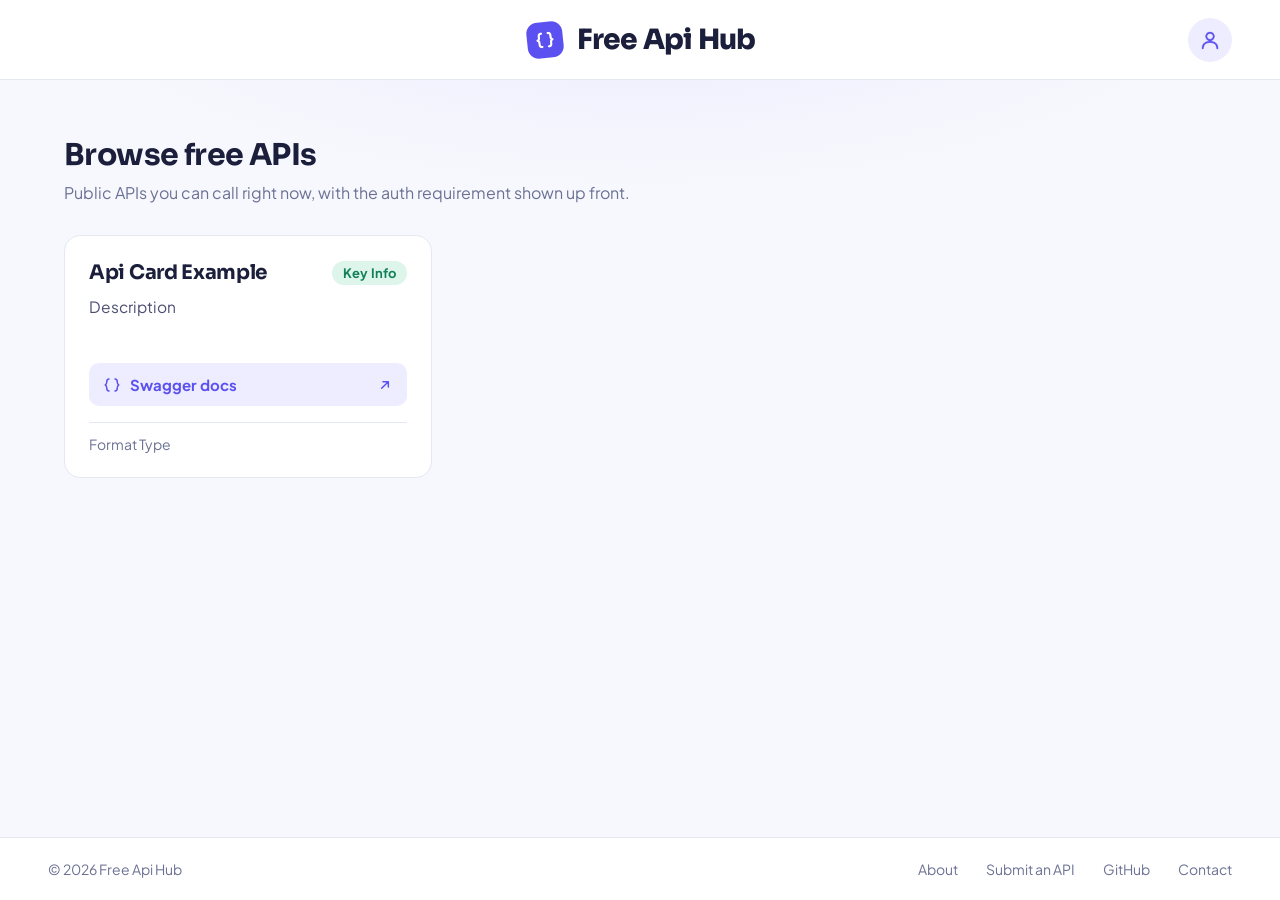
<file: frontend/templates/index.html>
<!DOCTYPE html>
<html lang="en">
<head>
    <meta charset="UTF-8">
    <meta name="viewport" content="width=device-width, initial-scale=1">
    <title>Free Api Hub</title>
    <link rel="preconnect" href="https://fonts.googleapis.com">
    <link rel="preconnect" href="https://fonts.gstatic.com" crossorigin>
    <link href="https://fonts.googleapis.com/css2?family=Plus+Jakarta+Sans:wght@400;500;700&family=Sora:wght@700;800&display=swap" rel="stylesheet">
    <link rel="stylesheet" href="../static/index-style.css">
</head>
<body>

<header class="header">
    <div></div>

    <!-- Site logo + name. Image: icon_image.png in the project root -->
    <a class="brand" href="index.html">
        <img class="brand__logo" src="../images/icon_image.png" alt="">
        Free Api Hub
    </a>

    <!-- Login / register. Image: auth_image.png in the project root -->
    <a class="auth" href="register.html" aria-label="Log in or register">
        <img class="auth__image" src="../images/auth_image.png" alt="">
    </a>
</header>

<main class="main">
    <h1 class="main__title">Browse free APIs</h1>
    <p class="main__subtitle">Public APIs you can call right now, with the auth requirement shown up front.</p>

    <section class="cards">

        <!-- ===== CARD START (copy this whole block for a new API) ===== -->
        <article class="card">
            <div class="card__top">
                <h2 class="card__title">Api Card Example</h2>
                <span class="badge badge--ok">Key Info</span>
            </div>
            <p class="card__text">Description</p>
            <a class="card__docs" href="#" target="_blank" rel="noopener">
          <span class="card__docs-label">
            <svg width="18" height="18" viewBox="0 0 24 24" fill="none" stroke="#5B50F0" stroke-width="2" stroke-linecap="round" stroke-linejoin="round"><path d="M8 4C5 4 5 6 5 8s0 3-2 4c2 1 2 2 2 4s0 4 3 4M16 4c3 0 3 2 3 4s0 3 2 4c-2 1-2 2-2 4s0 4-3 4"/></svg>
            Swagger docs
          </span>
                <svg width="16" height="16" viewBox="0 0 24 24" fill="none" stroke="#5B50F0" stroke-width="2.2" stroke-linecap="round" stroke-linejoin="round"><path d="M7 17L17 7M9 7h8v8"/></svg>
            </a>
            <div class="card__format">Format Type</div>
        </article>
        <!-- ===== CARD END ===== -->

    </section>
</main>

<footer class="footer">
    <span>&copy; 2026 Free Api Hub</span>
    <nav class="footer__links">
        <a href="#">About</a>
        <a href="#">Submit an API</a>
        <a href="#">GitHub</a>
        <a href="#">Contact</a>
    </nav>
</footer>

</body>
</html>
</file>
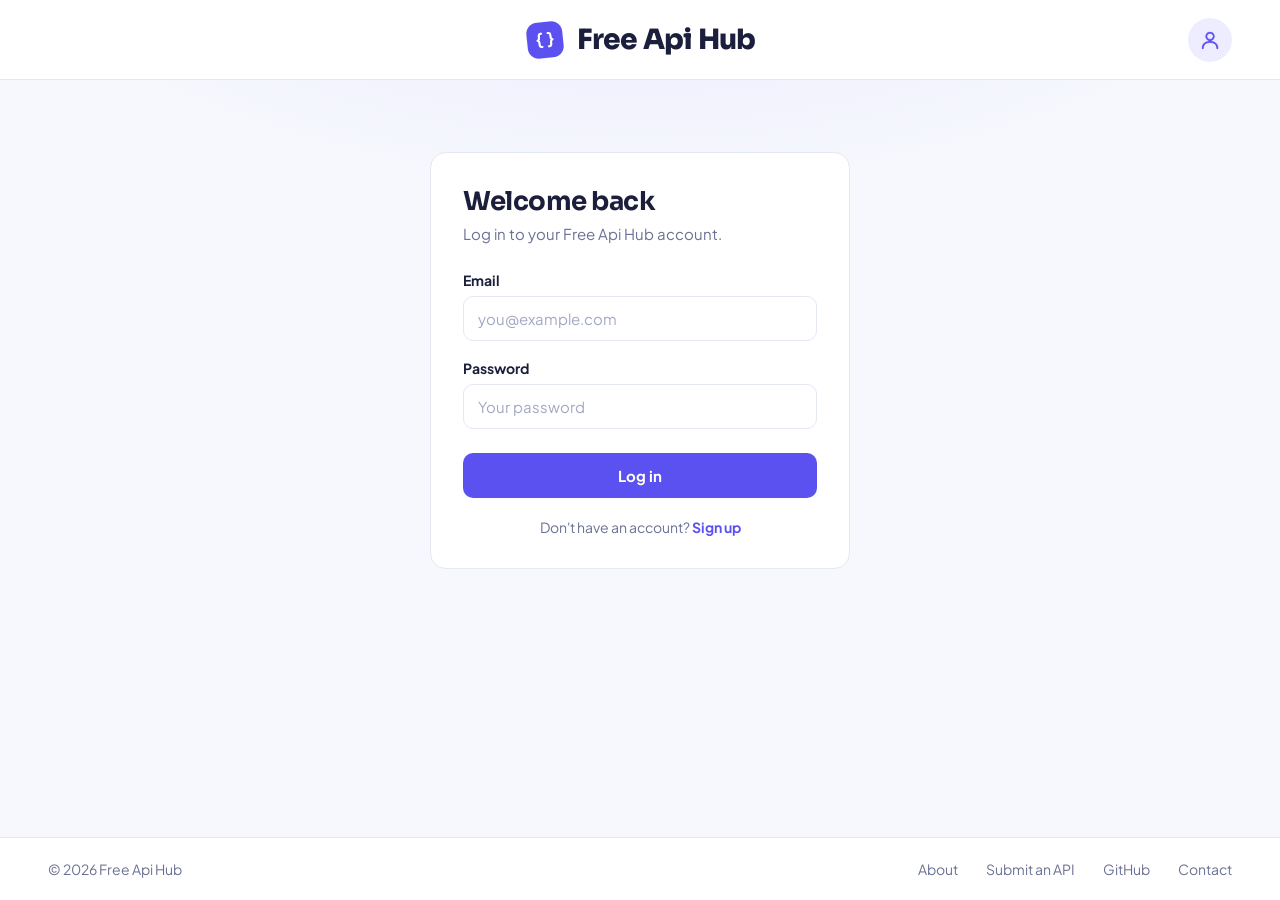
<file: frontend/templates/login.html>
<!DOCTYPE html>
<html lang="en">
<head>
    <meta charset="UTF-8">
    <meta name="viewport" content="width=device-width, initial-scale=1">
    <title>Log in | Free Api Hub</title>
    <link rel="preconnect" href="https://fonts.googleapis.com">
    <link rel="preconnect" href="https://fonts.gstatic.com" crossorigin>
    <link href="https://fonts.googleapis.com/css2?family=Plus+Jakarta+Sans:wght@400;500;700&family=Sora:wght@700;800&display=swap" rel="stylesheet">
    <link rel="stylesheet" href="../static/login-style.css">
</head>
<body>

<header class="header">
    <div></div>

    <!-- Site logo + name. Image: icon_image.png in the project root -->
    <a class="brand" href="index.html">
        <img class="brand__logo" src="../images/icon_image.png" alt="">
        Free Api Hub
    </a>

    <!-- Login / register. Image: auth_image.png in the project root -->
    <a class="auth" href="register.html" aria-label="Log in or register">
        <img class="auth__image" src="../images/auth_image.png" alt="">
    </a>
</header>

<main class="main">
    <form class="form" action="/login" method="post">
        <h1 class="form__title">Welcome back</h1>
        <p class="form__subtitle">Log in to your Free Api Hub account.</p>

        <div class="field">
            <label class="field__label" for="email">Email</label>
            <input class="field__input" type="email" id="email" name="email"
                   placeholder="you@example.com" required autocomplete="email">
        </div>

        <div class="field">
            <label class="field__label" for="password">Password</label>
            <input class="field__input" type="password" id="password" name="password"
                   placeholder="Your password" required autocomplete="current-password">
        </div>

        <button class="form__button" type="submit">Log in</button>

        <p class="form__switch">Don't have an account? <a href="register.html">Sign up</a></p>
    </form>
</main>

<footer class="footer">
    <span>&copy; 2026 Free Api Hub</span>
    <nav class="footer__links">
        <a href="#">About</a>
        <a href="#">Submit an API</a>
        <a href="#">GitHub</a>
        <a href="#">Contact</a>
    </nav>
</footer>

</body>
</html>
</file>
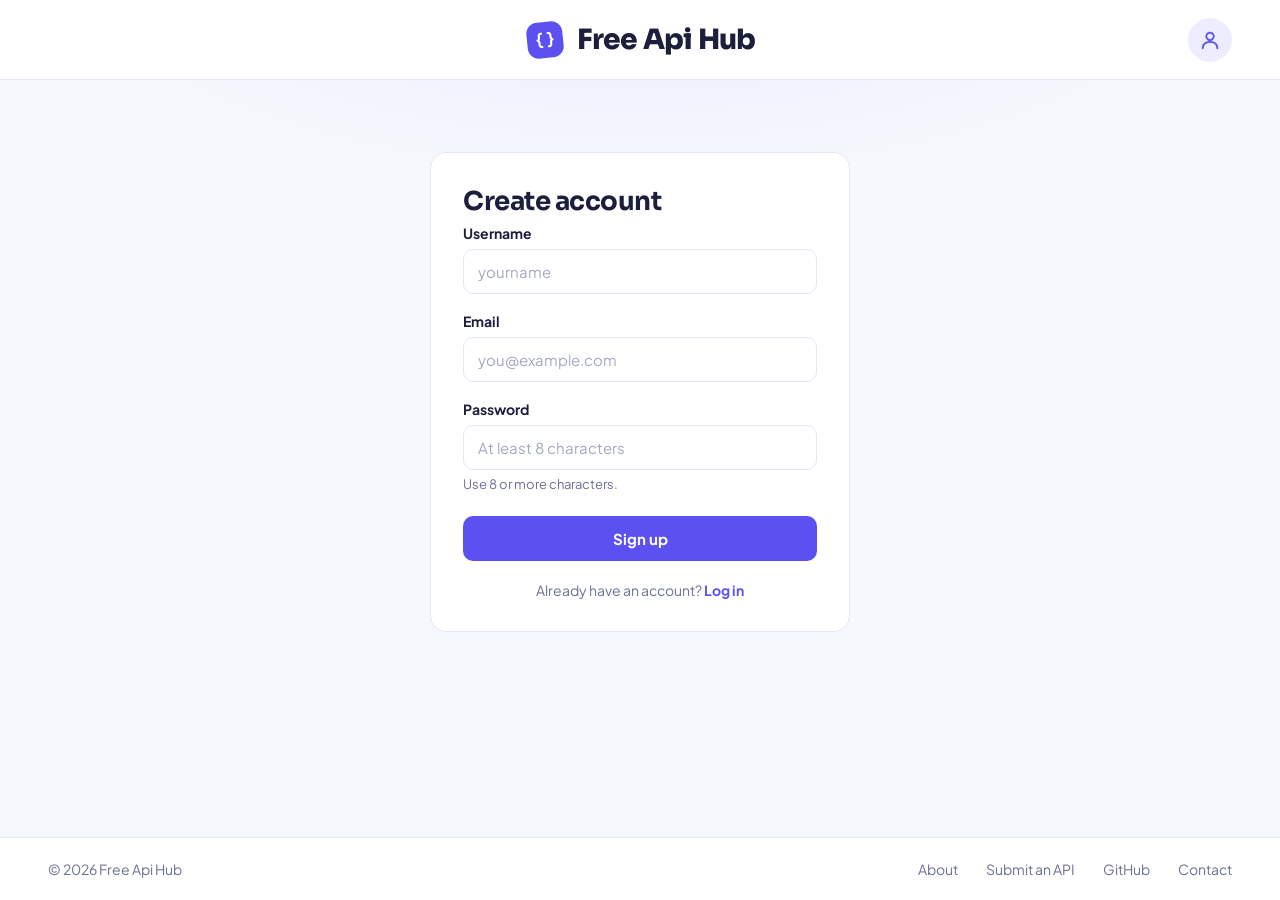
<file: frontend/templates/register.html>
<!DOCTYPE html>
<html lang="en">
<head>
    <meta charset="UTF-8">
    <meta name="viewport" content="width=device-width, initial-scale=1">
    <title>Sign up | Free Api Hub</title>
    <link rel="preconnect" href="https://fonts.googleapis.com">
    <link rel="preconnect" href="https://fonts.gstatic.com" crossorigin>
    <link href="https://fonts.googleapis.com/css2?family=Plus+Jakarta+Sans:wght@400;500;700&family=Sora:wght@700;800&display=swap" rel="stylesheet">
    <link rel="stylesheet" href="../static/register-style.css">
</head>
<body>

<header class="header">
    <div></div>

    <!-- Site logo + name. Image: icon_image.png in the project root -->
    <a class="brand" href="index.html">
        <img class="brand__logo" src="../images/icon_image.png" alt="">
        Free Api Hub
    </a>

    <!-- Login / register. Image: auth_image.png in the project root -->
    <a class="auth" href="login.html" aria-label="Log in or register">
        <img class="auth__image" src="../images/auth_image.png" alt="">
    </a>
</header>

<main class="main">
    <form class="form" action="/auth/registration" method="post">
        <h1 class="form__title">Create account</h1>
<!--        <p class="form__subtitle">Sign up to save your favorite APIs.</p>-->

        <div class="field">
            <label class="field__label" for="username">Username</label>
            <input class="field__input" type="text" id="username" name="username"
                   placeholder="yourname" minlength="3" maxlength="30" required autocomplete="username">
        </div>

        <div class="field">
            <label class="field__label" for="email">Email</label>
            <input class="field__input" type="email" id="email" name="email"
                   placeholder="you@example.com" required autocomplete="email">
        </div>

        <div class="field">
            <label class="field__label" for="password">Password</label>
            <input class="field__input" type="password" id="password" name="password"
                   placeholder="At least 8 characters" minlength="8" required autocomplete="new-password">
            <p class="field__hint">Use 8 or more characters.</p>
        </div>

        <button class="form__button" type="submit">Sign up</button>

        <p class="form__switch">Already have an account? <a href="login.html">Log in</a></p>
    </form>
</main>

<footer class="footer">
    <span>&copy; 2026 Free Api Hub</span>
    <nav class="footer__links">
        <a href="#">About</a>
        <a href="#">Submit an API</a>
        <a href="#">GitHub</a>
        <a href="#">Contact</a>
    </nav>
</footer>

</body>
</html>
</file>
<file: frontend/static/index-style.css>
:root {
    --bg: #F6F8FD;
    --ink: #1B1F3B;
    --mute: #6B7194;
    --line: #E4E8F3;
    --indigo: #5B50F0;
    --indigo-bg: #EEEDFF;
    --ok: #12805C;
    --ok-bg: #DDF5EA;
    --warn: #9A5B00;
    --warn-bg: #FFEFCF;
}

* {
    box-sizing: border-box;
    margin: 0;
}

body {
    min-height: 100vh;
    display: flex;
    flex-direction: column;
    font-family: "Plus Jakarta Sans", sans-serif;
    color: var(--ink);
    background:
            radial-gradient(900px 380px at 50% -80px, #E9E7FF 0%, rgba(233, 231, 255, 0) 70%),
            var(--bg);
}

a {
    color: inherit;
    text-decoration: none;
}

/* ---------- Header ---------- */

.header {
    height: 80px;
    display: grid;
    grid-template-columns: 1fr auto 1fr;
    align-items: center;
    padding: 0 48px;
    background: #fff;
    border-bottom: 1px solid var(--line);
}

.brand {
    display: flex;
    align-items: center;
    gap: 12px;
    font-family: "Sora", sans-serif;
    font-weight: 800;
    font-size: 28px;
    letter-spacing: -0.8px;
}

.brand__logo {
    width: 40px;
    height: 40px;
    object-fit: contain;
}

.auth {
    justify-self: end;
    width: 44px;
    height: 44px;
    display: flex;
    align-items: center;
    justify-content: center;
    border-radius: 50%;
    background: var(--indigo-bg);
}

.auth__image {
    width: 22px;
    height: 22px;
    object-fit: contain;
}

/* ---------- Main ---------- */

.main {
    flex: 1;
    width: 100%;
    max-width: 1200px;
    margin: 0 auto;
    padding: 56px 24px 64px;
}

.main__title {
    margin-bottom: 8px;
    font-family: "Sora", sans-serif;
    font-weight: 700;
    font-size: 30px;
    letter-spacing: -0.6px;
}

.main__subtitle {
    margin-bottom: 32px;
    font-size: 16px;
    color: var(--mute);
}

.cards {
    display: grid;
    grid-template-columns: repeat(3, 1fr);
    gap: 24px;
}

/* ---------- Card ---------- */

.card {
    display: flex;
    flex-direction: column;
    padding: 24px;
    background: #fff;
    border: 1px solid var(--line);
    border-radius: 16px;
}

.card__top {
    display: flex;
    justify-content: space-between;
    align-items: center;
    margin-bottom: 10px;
}

.card__title {
    font-family: "Sora", sans-serif;
    font-weight: 700;
    font-size: 20px;
    letter-spacing: -0.3px;
}

.badge {
    padding: 4px 11px;
    border-radius: 999px;
    font-size: 13px;
    font-weight: 700;
    word-spacing: 1px;
}

.badge--ok {
    background: var(--ok-bg);
    color: var(--ok);
}

.badge--key {
    background: var(--warn-bg);
    color: var(--warn);
}

.card__text {
    min-height: 48px;
    margin-bottom: 20px;
    font-size: 15.5px;
    line-height: 1.55;
    color: #4A4F72;
}

.card__docs {
    display: flex;
    align-items: center;
    justify-content: space-between;
    margin-bottom: 16px;
    padding: 12px 14px;
    border-radius: 10px;
    background: var(--indigo-bg);
    color: var(--indigo);
    font-size: 15px;
    font-weight: 700;
}

.card__docs-label {
    display: flex;
    align-items: center;
    gap: 9px;
}

.card__format {
    margin-top: auto;
    padding-top: 12px;
    border-top: 1px solid var(--line);
    font-size: 14px;
    color: var(--mute);
}

/* ---------- Footer ---------- */

.footer {
    display: flex;
    justify-content: space-between;
    padding: 22px 48px;
    background: #fff;
    border-top: 1px solid var(--line);
    font-size: 14px;
    color: var(--mute);
}

.footer__links {
    display: flex;
    gap: 28px;
}

.footer__links a:hover {
    color: var(--indigo);
}

/* ---------- Small screens ---------- */

@media (max-width: 960px) {
    .cards { grid-template-columns: repeat(2, 1fr); }
}

@media (max-width: 620px) {
    .cards { grid-template-columns: 1fr; }
    .header, .footer { padding-left: 20px; padding-right: 20px; }
    .brand { font-size: 22px; }
}
</file>
<file: frontend/static/login-style.css>
:root {
    --bg: #F6F8FD;
    --ink: #1B1F3B;
    --mute: #6B7194;
    --line: #E4E8F3;
    --indigo: #5B50F0;
    --indigo-dark: #4A3FE0;
    --indigo-bg: #EEEDFF;
    --error: #D14343;
}

* {
    box-sizing: border-box;
    margin: 0;
}

body {
    min-height: 100vh;
    display: flex;
    flex-direction: column;
    font-family: "Plus Jakarta Sans", sans-serif;
    color: var(--ink);
    background:
            radial-gradient(900px 380px at 50% -80px, #E9E7FF 0%, rgba(233, 231, 255, 0) 70%),
            var(--bg);
}

a {
    color: inherit;
    text-decoration: none;
}

/* ---------- Header ---------- */

.header {
    height: 80px;
    display: grid;
    grid-template-columns: 1fr auto 1fr;
    align-items: center;
    padding: 0 48px;
    background: #fff;
    border-bottom: 1px solid var(--line);
}

.brand {
    display: flex;
    align-items: center;
    gap: 12px;
    font-family: "Sora", sans-serif;
    font-weight: 800;
    font-size: 28px;
    letter-spacing: -0.8px;
}

.brand__logo {
    width: 40px;
    height: 40px;
    object-fit: contain;
}

.auth {
    justify-self: end;
    width: 44px;
    height: 44px;
    display: flex;
    align-items: center;
    justify-content: center;
    border-radius: 50%;
    background: var(--indigo-bg);
}

.auth__image {
    width: 22px;
    height: 22px;
    object-fit: contain;
}

/* ---------- Main / form ---------- */

.main {
    flex: 1;
    display: flex;
    align-items: flex-start;
    justify-content: center;
    padding: 72px 24px 80px;
}

.form {
    width: 100%;
    max-width: 420px;
    padding: 32px;
    background: #fff;
    border: 1px solid var(--line);
    border-radius: 16px;
}

.form__title {
    margin-bottom: 6px;
    font-family: "Sora", sans-serif;
    font-weight: 700;
    font-size: 26px;
    letter-spacing: -0.5px;
}

.form__subtitle {
    margin-bottom: 28px;
    font-size: 15px;
    color: var(--mute);
}

.field {
    display: block;
    margin-bottom: 18px;
}

.field__label {
    display: block;
    margin-bottom: 7px;
    font-size: 14px;
    font-weight: 700;
}

.field__input {
    width: 100%;
    padding: 12px 14px;
    font-family: inherit;
    font-size: 15px;
    color: var(--ink);
    background: #fff;
    border: 1px solid var(--line);
    border-radius: 10px;
    outline: none;
    transition: border-color 0.15s, box-shadow 0.15s;
}

.field__input::placeholder {
    color: #A3A8C3;
}

.field__input:focus {
    border-color: var(--indigo);
    box-shadow: 0 0 0 4px var(--indigo-bg);
}

.field__input:user-invalid {
    border-color: var(--error);
}

.field__hint {
    margin-top: 6px;
    font-size: 13px;
    color: var(--mute);
}

.form__button {
    width: 100%;
    margin-top: 6px;
    padding: 13px 16px;
    font-family: inherit;
    font-size: 15px;
    font-weight: 700;
    color: #fff;
    background: var(--indigo);
    border: 0;
    border-radius: 10px;
    cursor: pointer;
    transition: background 0.15s;
}

.form__button:hover {
    background: var(--indigo-dark);
}

.form__button:focus-visible {
    outline: 3px solid var(--indigo-bg);
    outline-offset: 2px;
}

.form__switch {
    margin-top: 20px;
    text-align: center;
    font-size: 14px;
    color: var(--mute);
}

.form__switch a {
    font-weight: 700;
    color: var(--indigo);
}

.form__switch a:hover {
    text-decoration: underline;
}

/* ---------- Footer ---------- */

.footer {
    display: flex;
    justify-content: space-between;
    padding: 22px 48px;
    background: #fff;
    border-top: 1px solid var(--line);
    font-size: 14px;
    color: var(--mute);
}

.footer__links {
    display: flex;
    gap: 28px;
}

.footer__links a:hover {
    color: var(--indigo);
}

/* ---------- Small screens ---------- */

@media (max-width: 620px) {
    .header, .footer { padding-left: 20px; padding-right: 20px; }
    .brand { font-size: 22px; }
    .main { padding-top: 40px; }
    .form { padding: 24px; }
}
</file>
<file: frontend/static/register-style.css>
:root {
    --bg: #F6F8FD;
    --ink: #1B1F3B;
    --mute: #6B7194;
    --line: #E4E8F3;
    --indigo: #5B50F0;
    --indigo-dark: #4A3FE0;
    --indigo-bg: #EEEDFF;
    --error: #D14343;
}

* {
    box-sizing: border-box;
    margin: 0;
}

body {
    min-height: 100vh;
    display: flex;
    flex-direction: column;
    font-family: "Plus Jakarta Sans", sans-serif;
    color: var(--ink);
    background:
            radial-gradient(900px 380px at 50% -80px, #E9E7FF 0%, rgba(233, 231, 255, 0) 70%),
            var(--bg);
}

a {
    color: inherit;
    text-decoration: none;
}

/* ---------- Header ---------- */

.header {
    height: 80px;
    display: grid;
    grid-template-columns: 1fr auto 1fr;
    align-items: center;
    padding: 0 48px;
    background: #fff;
    border-bottom: 1px solid var(--line);
}

.brand {
    display: flex;
    align-items: center;
    gap: 12px;
    font-family: "Sora", sans-serif;
    font-weight: 800;
    font-size: 28px;
    letter-spacing: -0.8px;
}

.brand__logo {
    width: 40px;
    height: 40px;
    object-fit: contain;
}

.auth {
    justify-self: end;
    width: 44px;
    height: 44px;
    display: flex;
    align-items: center;
    justify-content: center;
    border-radius: 50%;
    background: var(--indigo-bg);
}

.auth__image {
    width: 22px;
    height: 22px;
    object-fit: contain;
}

/* ---------- Main / form ---------- */

.main {
    flex: 1;
    display: flex;
    align-items: flex-start;
    justify-content: center;
    padding: 72px 24px 80px;
}

.form {
    width: 100%;
    max-width: 420px;
    padding: 32px;
    background: #fff;
    border: 1px solid var(--line);
    border-radius: 16px;
}

.form__title {
    margin-bottom: 6px;
    font-family: "Sora", sans-serif;
    font-weight: 700;
    font-size: 26px;
    letter-spacing: -0.5px;
}

.form__subtitle {
    margin-bottom: 28px;
    font-size: 15px;
    color: var(--mute);
}

.field {
    display: block;
    margin-bottom: 18px;
}

.field__label {
    display: block;
    margin-bottom: 7px;
    font-size: 14px;
    font-weight: 700;
}

.field__input {
    width: 100%;
    padding: 12px 14px;
    font-family: inherit;
    font-size: 15px;
    color: var(--ink);
    background: #fff;
    border: 1px solid var(--line);
    border-radius: 10px;
    outline: none;
    transition: border-color 0.15s, box-shadow 0.15s;
}

.field__input::placeholder {
    color: #A3A8C3;
}

.field__input:focus {
    border-color: var(--indigo);
    box-shadow: 0 0 0 4px var(--indigo-bg);
}

.field__input:user-invalid {
    border-color: var(--error);
}

.field__hint {
    margin-top: 6px;
    font-size: 13px;
    color: var(--mute);
}

.form__button {
    width: 100%;
    margin-top: 6px;
    padding: 13px 16px;
    font-family: inherit;
    font-size: 15px;
    font-weight: 700;
    color: #fff;
    background: var(--indigo);
    border: 0;
    border-radius: 10px;
    cursor: pointer;
    transition: background 0.15s;
}

.form__button:hover {
    background: var(--indigo-dark);
}

.form__button:focus-visible {
    outline: 3px solid var(--indigo-bg);
    outline-offset: 2px;
}

.form__switch {
    margin-top: 20px;
    text-align: center;
    font-size: 14px;
    color: var(--mute);
}

.form__switch a {
    font-weight: 700;
    color: var(--indigo);
}

.form__switch a:hover {
    text-decoration: underline;
}

/* ---------- Footer ---------- */

.footer {
    display: flex;
    justify-content: space-between;
    padding: 22px 48px;
    background: #fff;
    border-top: 1px solid var(--line);
    font-size: 14px;
    color: var(--mute);
}

.footer__links {
    display: flex;
    gap: 28px;
}

.footer__links a:hover {
    color: var(--indigo);
}

/* ---------- Small screens ---------- */

@media (max-width: 620px) {
    .header, .footer { padding-left: 20px; padding-right: 20px; }
    .brand { font-size: 22px; }
    .main { padding-top: 40px; }
    .form { padding: 24px; }
}
</file>
